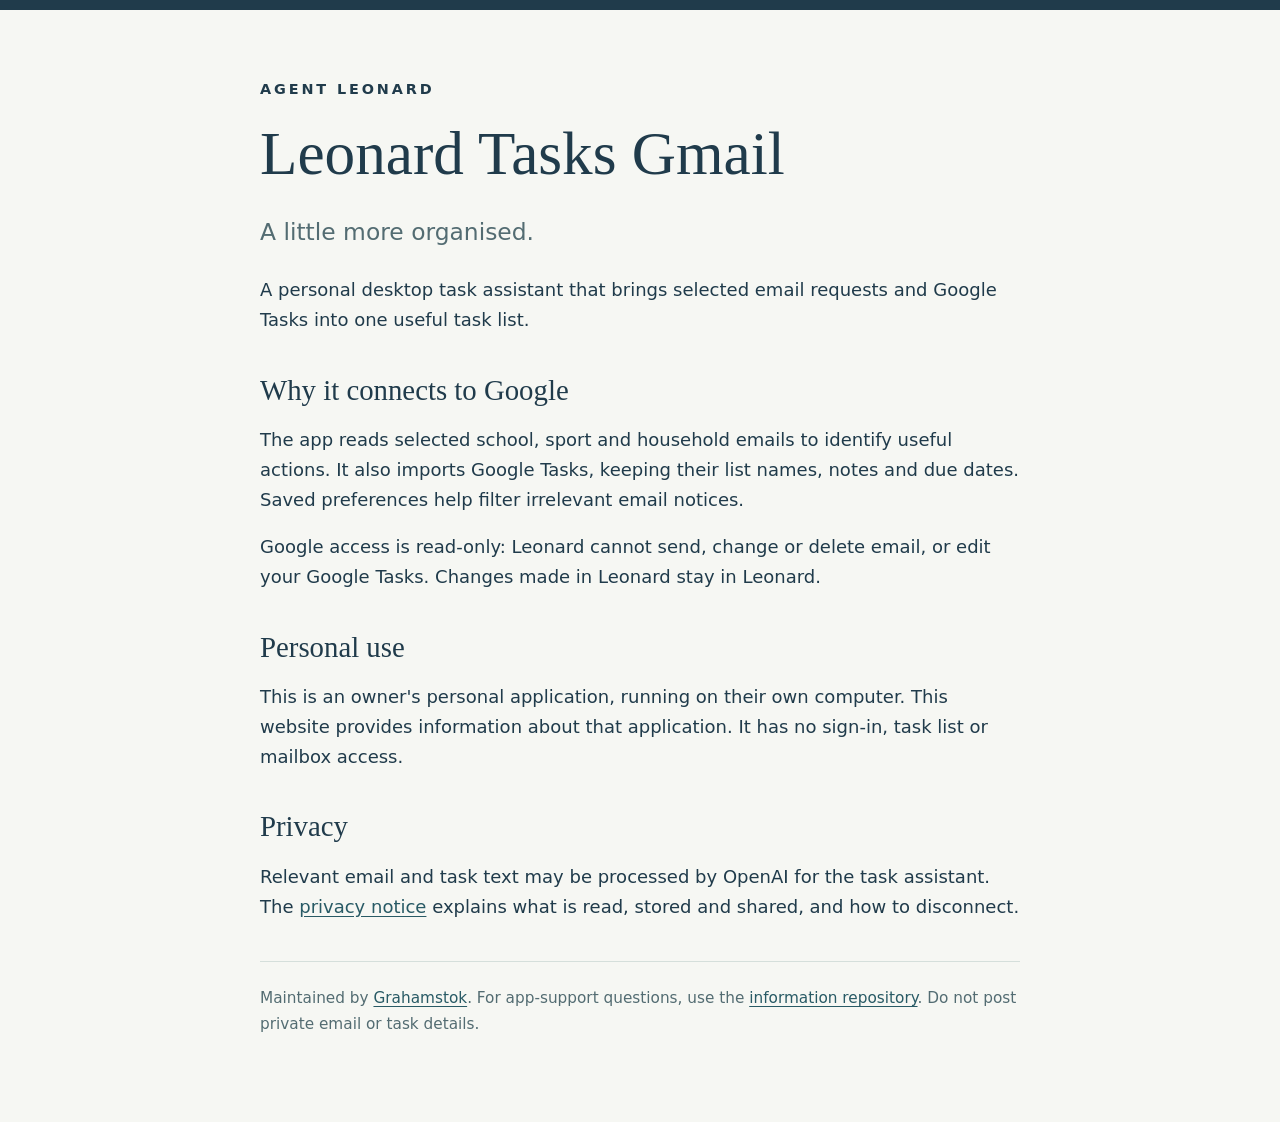
<file: index.html>
<!doctype html>
<html lang="en"><head><meta charset="utf-8"><meta name="viewport" content="width=device-width,initial-scale=1"><meta name="google-site-verification" content="gO6tGWe3t5TjRjMa5JvpAVRXqsv6-e0-zggael1k1E8"><meta name="robots" content="noindex,nofollow"><title>Leonard Tasks Gmail</title><link rel="stylesheet" href="style.css"></head><body><main><p class="eyebrow">AGENT LEONARD</p><h1>Leonard Tasks Gmail</h1><p class="lead">A little more organised.</p><p>A personal desktop task assistant that brings selected email requests and Google Tasks into one useful task list.</p><h2>Why it connects to Google</h2><p>The app reads selected school, sport and household emails to identify useful actions. It also imports Google Tasks, keeping their list names, notes and due dates. Saved preferences help filter irrelevant email notices.</p><p>Google access is read-only: Leonard cannot send, change or delete email, or edit your Google Tasks. Changes made in Leonard stay in Leonard.</p><h2>Personal use</h2><p>This is an owner's personal application, running on their own computer. This website provides information about that application. It has no sign-in, task list or mailbox access.</p><h2>Privacy</h2><p>Relevant email and task text may be processed by OpenAI for the task assistant. The <a href="privacy.html">privacy notice</a> explains what is read, stored and shared, and how to disconnect.</p><p class="foot">Maintained by <a href="https://github.com/Grahamstok">Grahamstok</a>. For app-support questions, use the <a href="https://github.com/Grahamstok/leonard-tasks-info/issues">information repository</a>. Do not post private email or task details.</p></main></body></html>
</file>
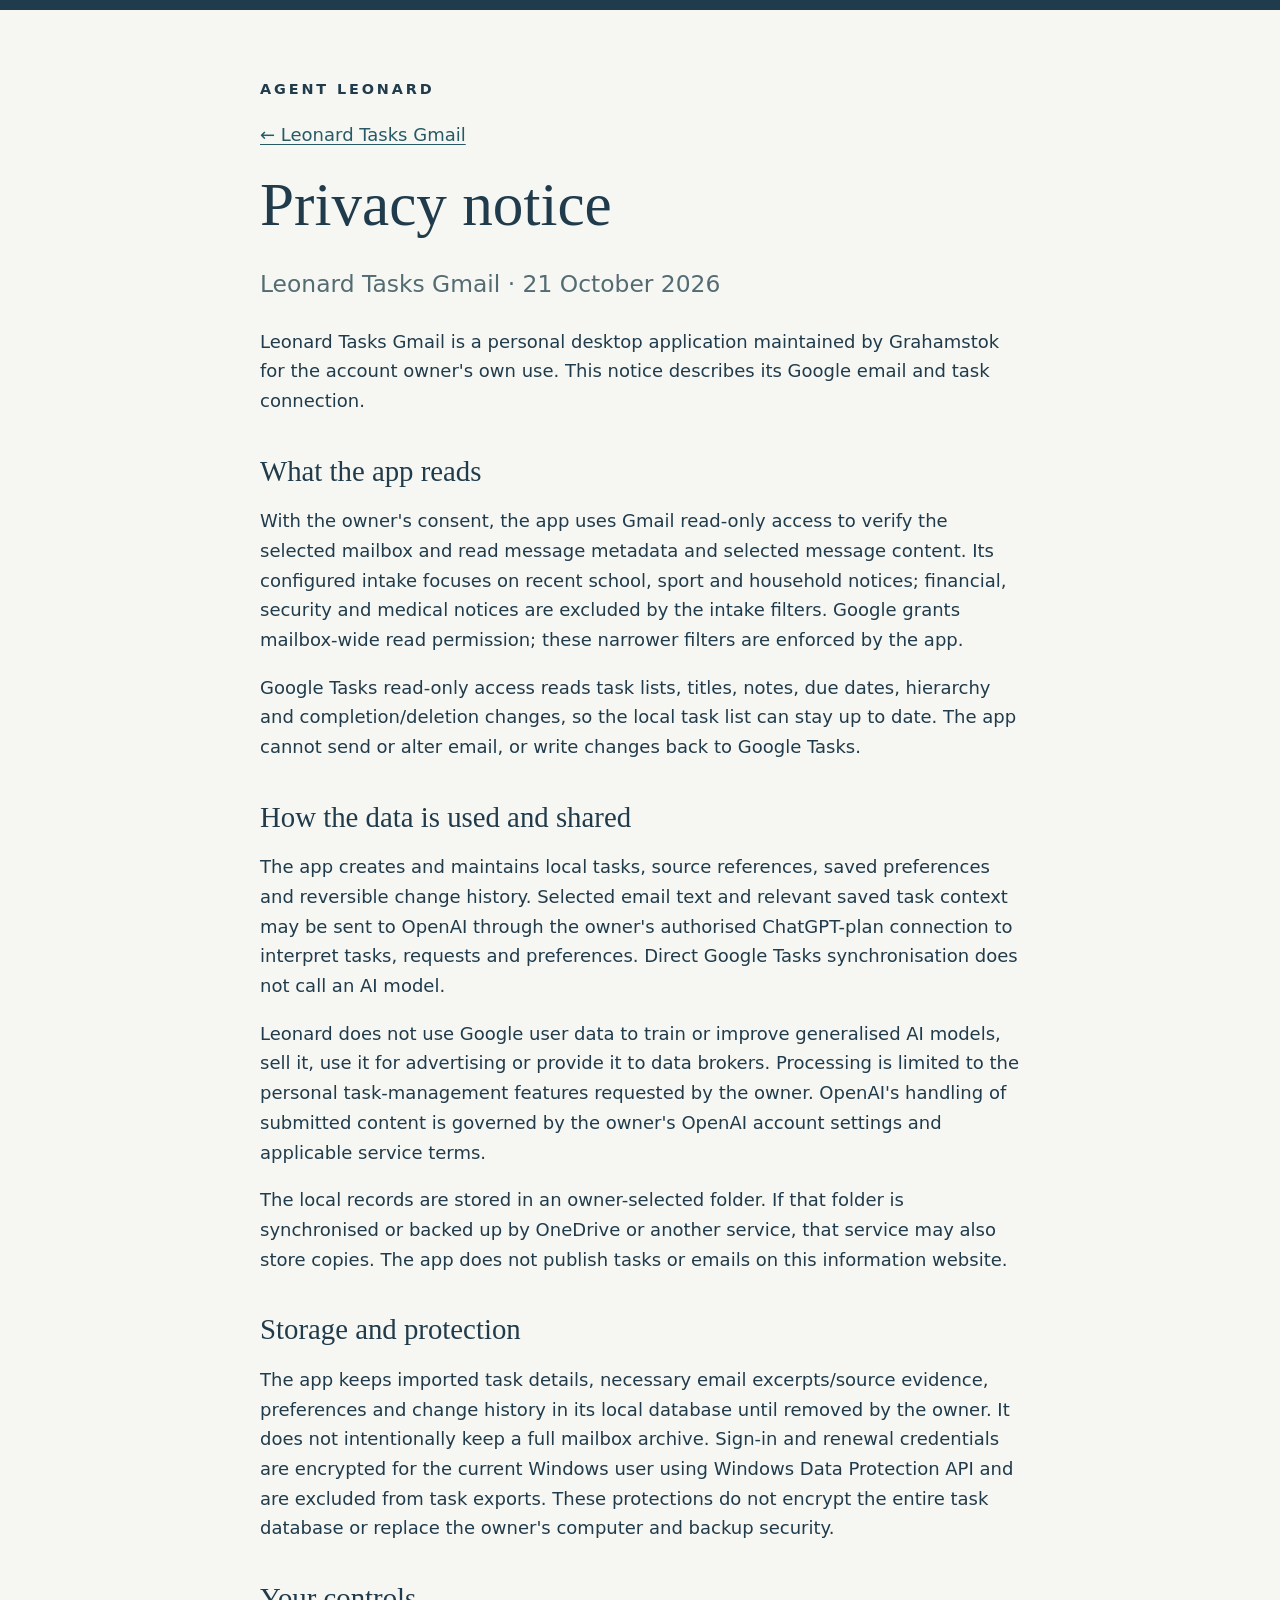
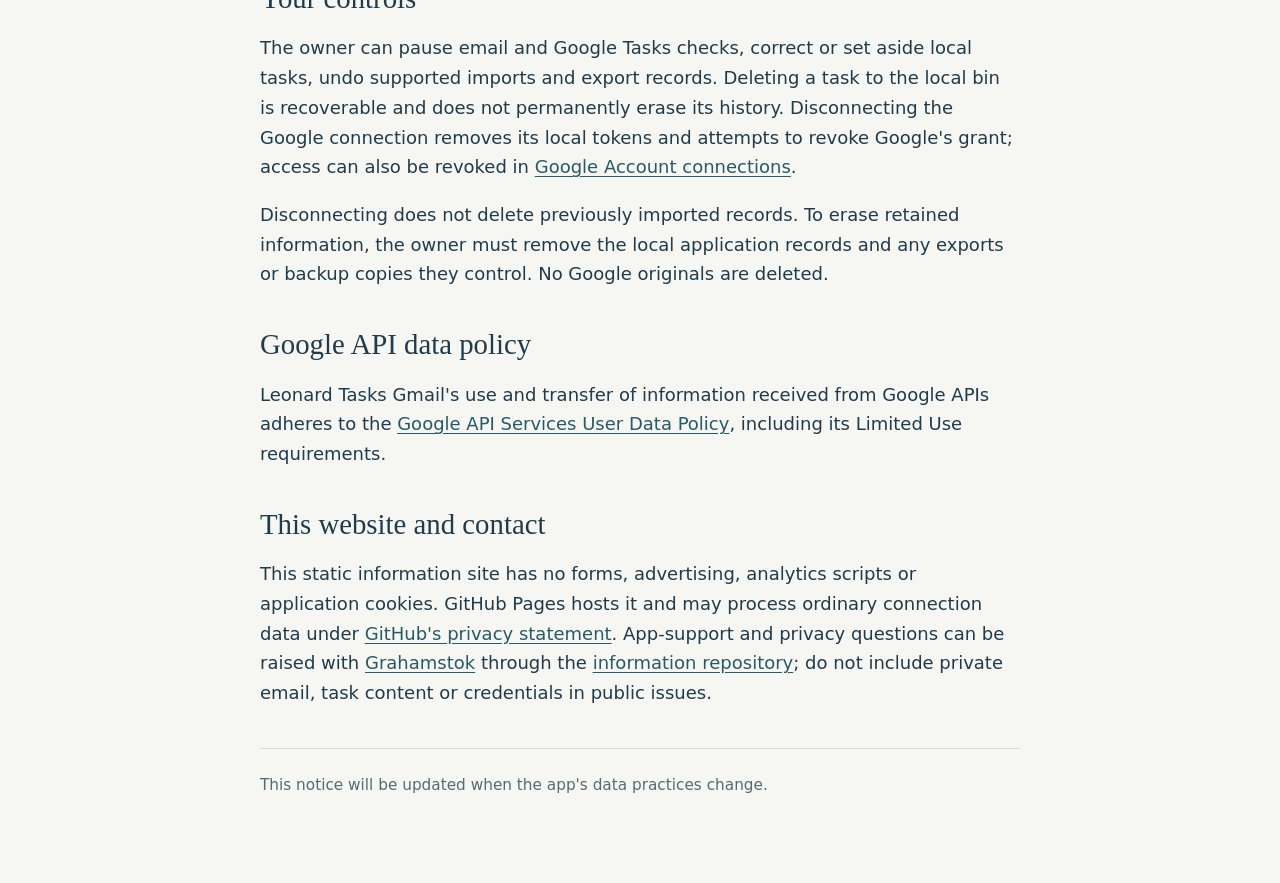
<file: privacy.html>
<!doctype html>
<html lang="en"><head><meta charset="utf-8"><meta name="viewport" content="width=device-width,initial-scale=1"><meta name="robots" content="noindex,nofollow"><title>Privacy · Leonard Tasks Gmail</title><link rel="stylesheet" href="style.css"></head><body><main><p class="eyebrow">AGENT LEONARD</p><p><a href="index.html">← Leonard Tasks Gmail</a></p><h1>Privacy notice</h1><p class="lead">Leonard Tasks Gmail · 21 October 2026</p><p>Leonard Tasks Gmail is a personal desktop application maintained by Grahamstok for the account owner's own use. This notice describes its Google email and task connection.</p><h2>What the app reads</h2><p>With the owner's consent, the app uses Gmail read-only access to verify the selected mailbox and read message metadata and selected message content. Its configured intake focuses on recent school, sport and household notices; financial, security and medical notices are excluded by the intake filters. Google grants mailbox-wide read permission; these narrower filters are enforced by the app.</p><p>Google Tasks read-only access reads task lists, titles, notes, due dates, hierarchy and completion/deletion changes, so the local task list can stay up to date. The app cannot send or alter email, or write changes back to Google Tasks.</p><h2>How the data is used and shared</h2><p>The app creates and maintains local tasks, source references, saved preferences and reversible change history. Selected email text and relevant saved task context may be sent to OpenAI through the owner's authorised ChatGPT-plan connection to interpret tasks, requests and preferences. Direct Google Tasks synchronisation does not call an AI model.</p><p>Leonard does not use Google user data to train or improve generalised AI models, sell it, use it for advertising or provide it to data brokers. Processing is limited to the personal task-management features requested by the owner. OpenAI's handling of submitted content is governed by the owner's OpenAI account settings and applicable service terms.</p><p>The local records are stored in an owner-selected folder. If that folder is synchronised or backed up by OneDrive or another service, that service may also store copies. The app does not publish tasks or emails on this information website.</p><h2>Storage and protection</h2><p>The app keeps imported task details, necessary email excerpts/source evidence, preferences and change history in its local database until removed by the owner. It does not intentionally keep a full mailbox archive. Sign-in and renewal credentials are encrypted for the current Windows user using Windows Data Protection API and are excluded from task exports. These protections do not encrypt the entire task database or replace the owner's computer and backup security.</p><h2>Your controls</h2><p>The owner can pause email and Google Tasks checks, correct or set aside local tasks, undo supported imports and export records. Deleting a task to the local bin is recoverable and does not permanently erase its history. Disconnecting the Google connection removes its local tokens and attempts to revoke Google's grant; access can also be revoked in <a href="https://myaccount.google.com/connections">Google Account connections</a>.</p><p>Disconnecting does not delete previously imported records. To erase retained information, the owner must remove the local application records and any exports or backup copies they control. No Google originals are deleted.</p><h2>Google API data policy</h2><p>Leonard Tasks Gmail's use and transfer of information received from Google APIs adheres to the <a href="https://developers.google.com/terms/api-services-user-data-policy">Google API Services User Data Policy</a>, including its Limited Use requirements.</p><h2>This website and contact</h2><p>This static information site has no forms, advertising, analytics scripts or application cookies. GitHub Pages hosts it and may process ordinary connection data under <a href="https://docs.github.com/en/site-policy/privacy-policies/github-general-privacy-statement">GitHub's privacy statement</a>. App-support and privacy questions can be raised with <a href="https://github.com/Grahamstok">Grahamstok</a> through the <a href="https://github.com/Grahamstok/leonard-tasks-info/issues">information repository</a>; do not include private email, task content or credentials in public issues.</p><p class="foot">This notice will be updated when the app's data practices change.</p></main></body></html>
</file>
<file: style.css>
:root{font:18px/1.65 system-ui,-apple-system,Segoe UI,sans-serif;color:#203b4b;background:#f6f7f3}*{box-sizing:border-box}body{margin:0;border-top:10px solid #203b4b}main{max-width:820px;margin:0 auto;padding:54px 30px 70px}h1,h2{font-family:Georgia,serif;font-weight:400;line-height:1.2}h1{font-size:clamp(2.2rem,7vw,3.4rem);margin:12px 0 18px}h2{font-size:1.6rem;margin:38px 0 14px}.eyebrow{font-size:.8rem;letter-spacing:.2em;font-weight:700}.lead{font-size:1.3rem;color:#536c72}a{color:#285a65;text-underline-offset:3px}a:hover{color:#162f3f}.foot{border-top:1px solid #d5dfdb;padding-top:24px;margin-top:40px;font-size:.85rem;color:#536c72}@media(max-width:600px){main{padding:30px 22px 50px}}
</file>
